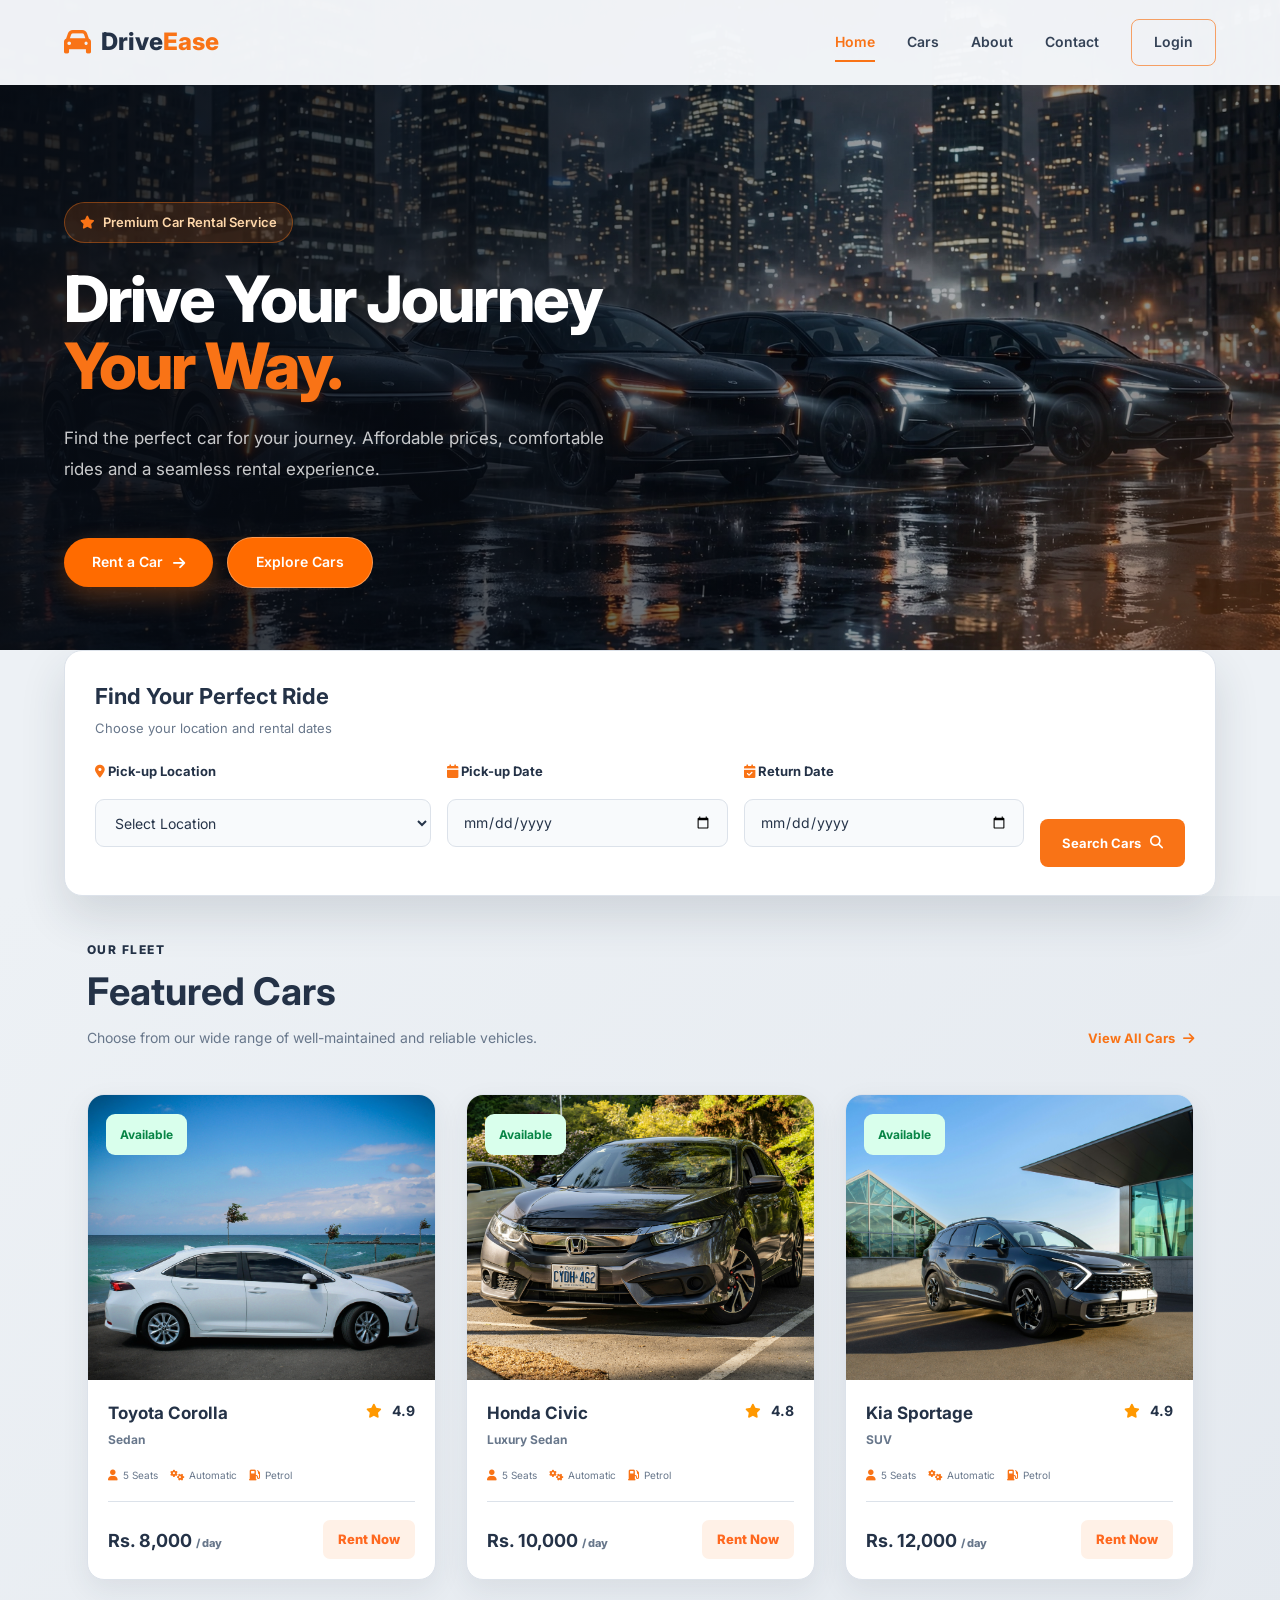
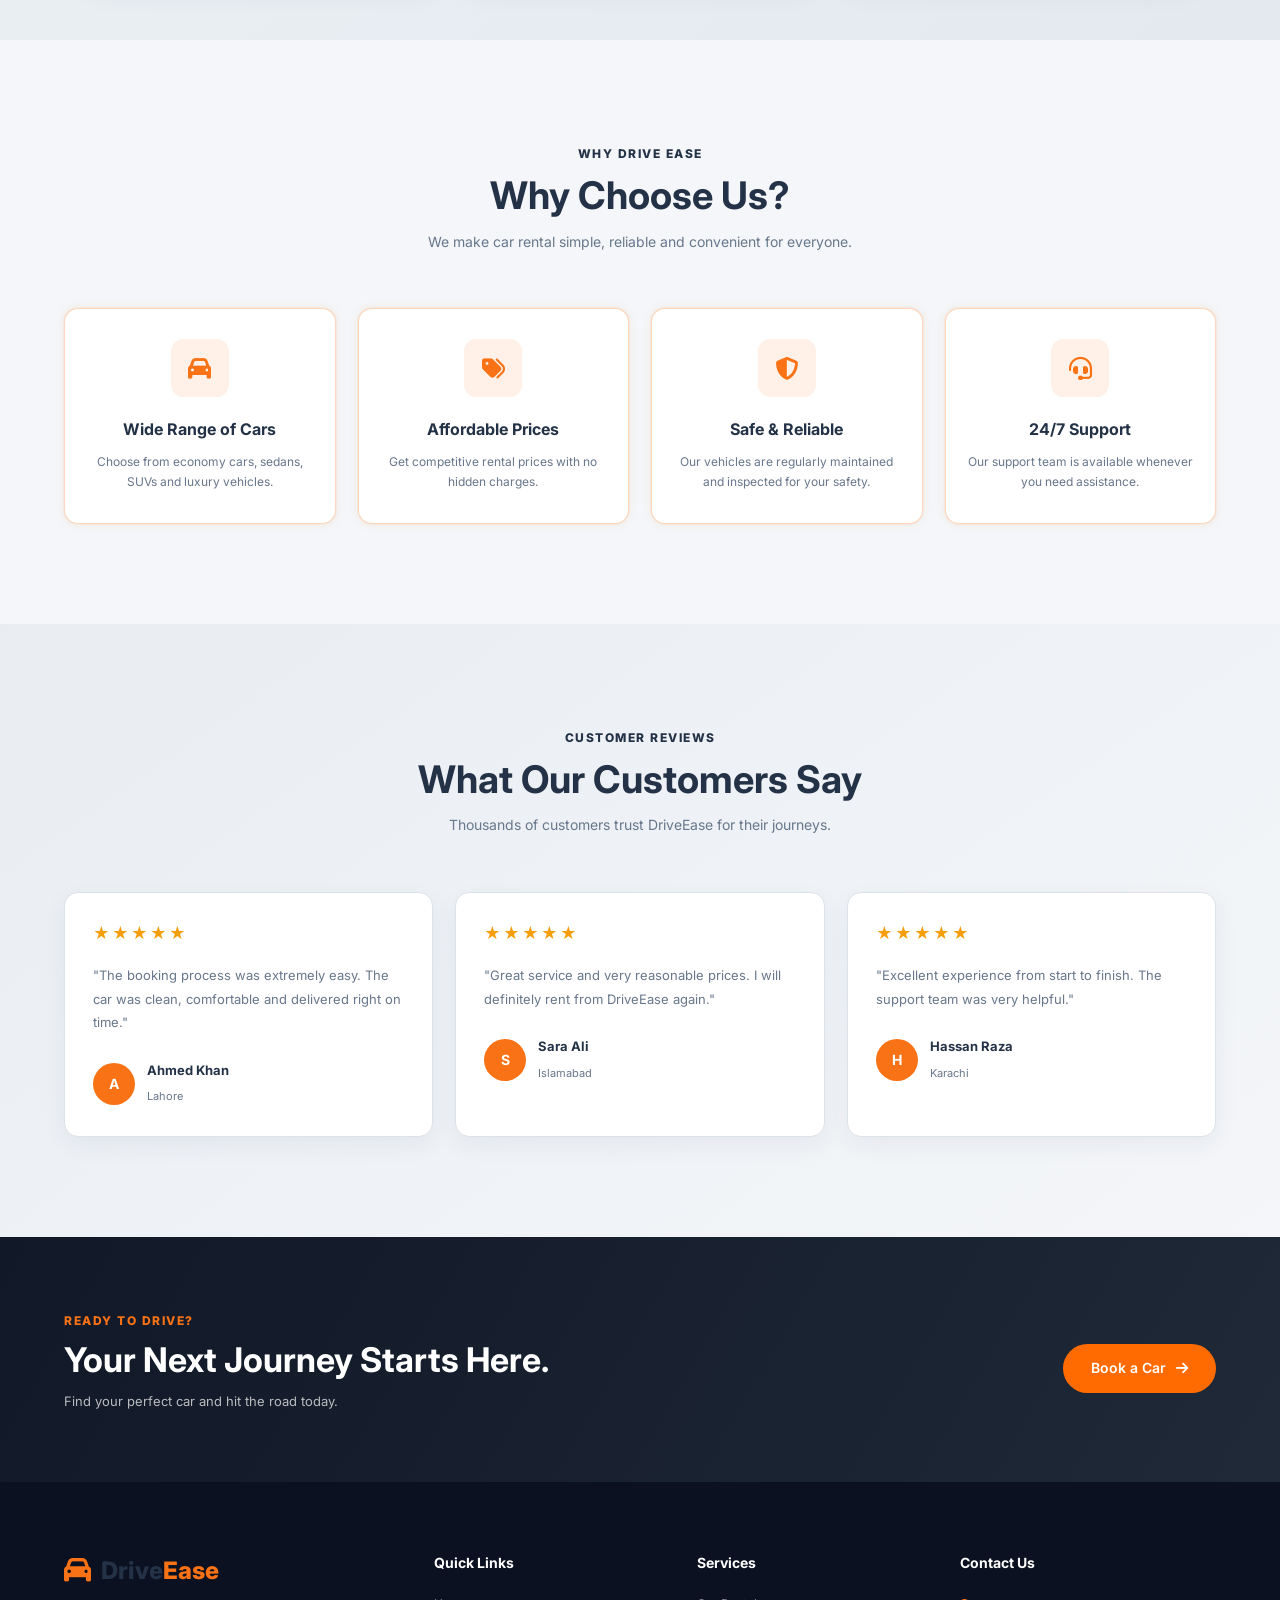
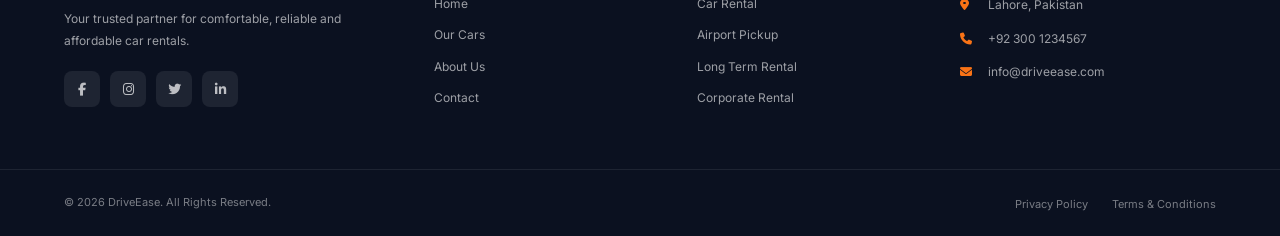
<file: index.html>
<!DOCTYPE html>
<html lang="en">
<head>
    <meta charset="UTF-8">
    <meta name="viewport" content="width=device-width, initial-scale=1.0">

    <title>DriveEase | Car Rental Management System</title>

    <!-- Google Font -->
    <link rel="preconnect" href="https://fonts.googleapis.com">
    <link rel="preconnect" href="https://fonts.gstatic.com" crossorigin>
    <link href="https://fonts.googleapis.com/css2?family=Inter:wght@400;500;600;700;800&display=swap" rel="stylesheet">

    <!-- Font Awesome -->
    <link rel="stylesheet"
          href="https://cdnjs.cloudflare.com/ajax/libs/font-awesome/6.5.2/css/all.min.css">

    <!-- CSS -->
    <link rel="stylesheet" href="css/style.css">
</head>

<body>

    <!-- ================= HEADER ================= -->
    <header class="header">

        <div class="container navbar">

            <a href="index.html" class="logo">
                <i class="fa-solid fa-car"></i>
                <span>Drive<span>Ease</span></span>
            </a>

            <nav class="nav-menu">
                <a href="index.html" class="active">Home</a>
                <a href="cars.html">Cars</a>
                <a href="about.html">About</a>
                <a href="contact.html">Contact</a>
                <a href="login.html" class="login-btn">Login</a>
            </nav>

            <button class="menu-btn">
                <i class="fa-solid fa-bars"></i>
            </button>

        </div>

    </header>


    <!-- ================= HERO / LANDING SECTION ================= -->
    <section class="hero">

        <!-- Background Image -->
        <div class="hero-background"></div>

        <!-- Dark Overlay -->
        <div class="hero-overlay"></div>


        <div class="container hero-content">

            <!-- Hero Text -->
            <div class="hero-text">

                <span class="hero-tag">
                    <i class="fa-solid fa-star"></i>
                    Premium Car Rental Service
                </span>

                <h1>
                    Drive Your Journey
                    <span>Your Way.</span>
                </h1>

                <p>
                    Find the perfect car for your journey.
                    Affordable prices, comfortable rides and
                    a seamless rental experience.
                </p>

                <div class="hero-buttons">

                    <a href="#booking" class="btn primary-btn">
                        Rent a Car
                        <i class="fa-solid fa-arrow-right"></i>
                    </a>

                    <a href="#featured-cars" class="btn secondary-btn">
                        Explore Cars
                    </a>

                </div>

            </div>


            <!-- Hero Right Side -->
            
        </div>

    </section>


    <!-- ================= BOOKING / SEARCH ================= -->
    <section class="booking-section" id="booking">
        

        <div class="container">

            <div class="booking-box">

                <div class="booking-title">
                    <h2>Find Your Perfect Ride</h2>
                    <p>Choose your location and rental dates</p>
                </div>

                <form class="booking-form">

                    <div class="form-group">

                        <label>
                            <i class="fa-solid fa-location-dot"></i>
                            Pick-up Location
                        </label>

                        <select>
                            <option>Select Location</option>
                            <option>Lahore</option>
                            <option>Islamabad</option>
                            <option>Karachi</option>
                            <option>Faisalabad</option>
                            <option>Multan</option>
                        </select>

                    </div>


                    <div class="form-group">

                        <label>
                            <i class="fa-solid fa-calendar"></i>
                            Pick-up Date
                        </label>

                        <input type="date">

                    </div>


                    <div class="form-group">

                        <label>
                            <i class="fa-solid fa-calendar-check"></i>
                            Return Date
                        </label>

                        <input type="date">

                    </div>


                    <button type="submit" class="search-btn">
                        Search Cars
                        <i class="fa-solid fa-magnifying-glass"></i>
                    </button>

                </form>

            </div>

        </div>

    </section>


    <!-- ================= FEATURED CARS ================= -->
    <section class="featured-section" id="featured-cars">
        

        <div class="container">

            <div class="section-heading">

                <div>
                    <span class="section-label">
                        OUR FLEET
                    </span>

                    <h2>Featured Cars</h2>

                    <p>
                        Choose from our wide range of well-maintained
                        and reliable vehicles.
                    </p>
                </div>

                <a href="cars.html" class="view-all">
                    View All Cars
                    <i class="fa-solid fa-arrow-right"></i>
                </a>

            </div>


            <div class="cars-grid">

                <!-- Car 1 -->
                <div class="car-card">

                    <div class="car-image">

                        <img src="img/toyota crolla.jpg"
                             alt="Toyota Corolla">

                        <span class="available">
                            Available
                        </span>

                    </div>


                    <div class="car-content">

                        <div class="car-title">

                            <div>
                                <h3>Toyota Corolla</h3>
                                <p>Sedan</p>
                            </div>

                            <div class="rating">
                                <i class="fa-solid fa-star"></i>
                                4.9
                            </div>

                        </div>


                        <div class="car-specs">

                            <span>
                                <i class="fa-solid fa-user"></i>
                                5 Seats
                            </span>

                            <span>
                                <i class="fa-solid fa-gears"></i>
                                Automatic
                            </span>

                            <span>
                                <i class="fa-solid fa-gas-pump"></i>
                                Petrol
                            </span>

                        </div>


                        <div class="car-bottom">

                            <div class="price">
                                <strong>Rs. 8,000</strong>
                                <span>/ day</span>
                            </div>

                            <a href="car-details.html" class="rent-btn">
                                Rent Now
                            </a>

                        </div>

                    </div>

                </div>


                <!-- Car 2 -->
                <div class="car-card">

                    <div class="car-image">

                        <img src="img/honda civic.jpg"
                             alt="Honda Civic">

                        <span class="available">
                            Available
                        </span>

                    </div>


                    <div class="car-content">

                        <div class="car-title">

                            <div>
                                <h3>Honda Civic</h3>
                                <p>Luxury Sedan</p>
                            </div>

                            <div class="rating">
                                <i class="fa-solid fa-star"></i>
                                4.8
                            </div>

                        </div>


                        <div class="car-specs">

                            <span>
                                <i class="fa-solid fa-user"></i>
                                5 Seats
                            </span>

                            <span>
                                <i class="fa-solid fa-gears"></i>
                                Automatic
                            </span>

                            <span>
                                <i class="fa-solid fa-gas-pump"></i>
                                Petrol
                            </span>

                        </div>


                        <div class="car-bottom">

                            <div class="price">
                                <strong>Rs. 10,000</strong>
                                <span>/ day</span>
                            </div>

                            <a href="car-details.html" class="rent-btn">
                                Rent Now
                            </a>

                        </div>

                    </div>

                </div>


                <!-- Car 3 -->
                <div class="car-card">

                    <div class="car-image">

                        <img src="img/kia sportage.jpg"
                             alt="Kia Sportage">

                        <span class="available">
                            Available
                        </span>

                    </div>


                    <div class="car-content">

                        <div class="car-title">

                            <div>
                                <h3>Kia Sportage</h3>
                                <p>SUV</p>
                            </div>

                            <div class="rating">
                                <i class="fa-solid fa-star"></i>
                                4.9
                            </div>

                        </div>


                        <div class="car-specs">

                            <span>
                                <i class="fa-solid fa-user"></i>
                                5 Seats
                            </span>

                            <span>
                                <i class="fa-solid fa-gears"></i>
                                Automatic
                            </span>

                            <span>
                                <i class="fa-solid fa-gas-pump"></i>
                                Petrol
                            </span>

                        </div>


                        <div class="car-bottom">

                            <div class="price">
                                <strong>Rs. 12,000</strong>
                                <span>/ day</span>
                            </div>

                            <a href="car-details.html" class="rent-btn">
                                Rent Now
                            </a>

                        </div>

                    </div>

                </div>

            </div>

        </div>

    </section>


    <!-- ================= WHY CHOOSE US ================= -->
    <section class="why-us">

        <div class="container">

            <div class="section-heading centered">

                <span class="section-label">
                    WHY DRIVE EASE
                </span>

                <h2>Why Choose Us?</h2>

                <p>
                    We make car rental simple, reliable and
                    convenient for everyone.
                </p>

            </div>


            <div class="features-grid">

                <div class="feature-card">

                    <div class="feature-icon">
                        <i class="fa-solid fa-car"></i>
                    </div>

                    <h3>Wide Range of Cars</h3>

                    <p>
                        Choose from economy cars, sedans,
                        SUVs and luxury vehicles.
                    </p>

                </div>


                <div class="feature-card">

                    <div class="feature-icon">
                        <i class="fa-solid fa-tags"></i>
                    </div>

                    <h3>Affordable Prices</h3>

                    <p>
                        Get competitive rental prices with
                        no hidden charges.
                    </p>

                </div>


                <div class="feature-card">

                    <div class="feature-icon">
                        <i class="fa-solid fa-shield-halved"></i>
                    </div>

                    <h3>Safe & Reliable</h3>

                    <p>
                        Our vehicles are regularly maintained
                        and inspected for your safety.
                    </p>

                </div>


                <div class="feature-card">

                    <div class="feature-icon">
                        <i class="fa-solid fa-headset"></i>
                    </div>

                    <h3>24/7 Support</h3>

                    <p>
                        Our support team is available whenever
                        you need assistance.
                    </p>

                </div>

            </div>

        </div>

    </section>


   
    <!-- ================= REVIEWS ================= -->
    <section class="reviews-section">

        <div class="container">

            <div class="section-heading centered">

                <span class="section-label">
                    CUSTOMER REVIEWS
                </span>

                <h2>What Our Customers Say</h2>

                <p>
                    Thousands of customers trust DriveEase
                    for their journeys.
                </p>

            </div>


            <div class="reviews-grid">

                <!-- Review 1 -->
                <div class="review-card">

                    <div class="stars">
                        ★★★★★
                    </div>

                    <p>
                        "The booking process was extremely easy.
                        The car was clean, comfortable and delivered
                        right on time."
                    </p>

                    <div class="customer">

                        <div class="customer-avatar">
                            A
                        </div>

                        <div>
                            <h4>Ahmed Khan</h4>
                            <span>Lahore</span>
                        </div>

                    </div>

                </div>


                <!-- Review 2 -->
                <div class="review-card">

                    <div class="stars">
                        ★★★★★
                    </div>

                    <p>
                        "Great service and very reasonable prices.
                        I will definitely rent from DriveEase again."
                    </p>

                    <div class="customer">

                        <div class="customer-avatar">
                            S
                        </div>

                        <div>
                            <h4>Sara Ali</h4>
                            <span>Islamabad</span>
                        </div>

                    </div>

                </div>


                <!-- Review 3 -->
                <div class="review-card">

                    <div class="stars">
                        ★★★★★
                    </div>

                    <p>
                        "Excellent experience from start to finish.
                        The support team was very helpful."
                    </p>

                    <div class="customer">

                        <div class="customer-avatar">
                            H
                        </div>

                        <div>
                            <h4>Hassan Raza</h4>
                            <span>Karachi</span>
                        </div>

                    </div>

                </div>

            </div>

        </div>

    </section>


    <!-- ================= CALL TO ACTION ================= -->
    <section class="cta-section">

        <div class="container">

            <div class="cta-content">

                <div>

                    <span class="section-label">
                        READY TO DRIVE?
                    </span>

                    <h2>
                        Your Next Journey Starts Here.
                    </h2>

                    <p>
                        Find your perfect car and hit the road today.
                    </p>

                </div>

                <a href="#booking" class="btn cta-btn">
                    Book a Car
                    <i class="fa-solid fa-arrow-right"></i>
                </a>

            </div>

        </div>

    </section>


    <!-- ================= FOOTER ================= -->
    <footer class="footer">

        <div class="container footer-grid">

            <!-- About -->
            <div class="footer-column">

                <a href="index.html" class="logo footer-logo">
                    <i class="fa-solid fa-car"></i>
                    <span>Drive<span>Ease</span></span>
                </a>

                <p>
                    Your trusted partner for comfortable,
                    reliable and affordable car rentals.
                </p>

                <div class="social-links">

                    <a href="#">
                        <i class="fa-brands fa-facebook-f"></i>
                    </a>

                    <a href="#">
                        <i class="fa-brands fa-instagram"></i>
                    </a>

                    <a href="#">
                        <i class="fa-brands fa-twitter"></i>
                    </a>

                    <a href="#">
                        <i class="fa-brands fa-linkedin-in"></i>
                    </a>

                </div>

            </div>


            <!-- Quick Links -->
            <div class="footer-column">

                <h3>Quick Links</h3>

                <a href="index.html">Home</a>
                <a href="cars.html">Our Cars</a>
                <a href="about.html">About Us</a>
                <a href="contact.html">Contact</a>

            </div>


            <!-- Services -->
            <div class="footer-column">

                <h3>Services</h3>

                <a href="cars.html">Car Rental</a>
                <a href="#">Airport Pickup</a>
                <a href="#">Long Term Rental</a>
                <a href="#">Corporate Rental</a>

            </div>


            <!-- Contact -->
            <div class="footer-column">

                <h3>Contact Us</h3>

                <p>
                    <i class="fa-solid fa-location-dot"></i>
                    Lahore, Pakistan
                </p>

                <p>
                    <i class="fa-solid fa-phone"></i>
                    +92 300 1234567
                </p>

                <p>
                    <i class="fa-solid fa-envelope"></i>
                    info@driveease.com
                </p>

            </div>

        </div>


        <div class="footer-bottom">

            <div class="container">

                <p>
                    © 2026 DriveEase. All Rights Reserved.
                </p>

                <div>
                    <a href="#">Privacy Policy</a>
                    <a href="#">Terms & Conditions</a>
                </div>

            </div>

        </div>

    </footer>
    
    <!------login------->
    
<!-- LOGIN POPUP -->
<div class="login-modal" id="loginModal">
    <div class="login-card">
        <button type="button" class="close-login" id="closeLogin">&times;</button>

        <div class="login-icon">
            <i class="fa-solid fa-car-side"></i>
        </div>

        <h2>Welcome to DriveEase</h2>
        <p class="login-subtitle">Login to rent your favourite car</p>

        <form id="loginForm">
            <label for="loginEmail">Email Address</label>
            <div class="login-input">
                <i class="fa-solid fa-envelope"></i>
                <input type="email" id="loginEmail"
                       placeholder="Enter your email" required>
            </div>

            <label for="loginPassword">Password</label>
            <div class="login-input">
                <i class="fa-solid fa-lock"></i>
                <input type="password" id="loginPassword"
                       placeholder="Enter your password" required>
            </div>

            <button type="submit" class="login-submit">
                Login <i class="fa-solid fa-arrow-right"></i>
            </button>

            <p id="loginMessage" class="login-message"></p>
        </form>

        <p class="login-footer">
            Don't have an account?
            <button type="button" id="showSignup">Sign Up</button>
        </p>
    </div>
</div>

<!-- SIGNUP POPUP -->
<div class="login-modal" id="signupModal">
    <div class="login-card">
        <button type="button" class="close-login" id="closeSignup">&times;</button>

        <div class="login-icon">
            <i class="fa-solid fa-user-plus"></i>
        </div>

        <h2>Create Account</h2>
        <p class="login-subtitle">Join DriveEase and start your journey</p>

        <form id="signupForm">
            <label for="signupName">Full Name</label>
            <div class="login-input">
                <i class="fa-solid fa-user"></i>
                <input type="text" id="signupName"
                       placeholder="Enter your name" required>
            </div>

            <label for="signupEmail">Email Address</label>
            <div class="login-input">
                <i class="fa-solid fa-envelope"></i>
                <input type="email" id="signupEmail"
                       placeholder="Enter your email" required>
            </div>

            <label for="signupPassword">Password</label>
            <div class="login-input">
                <i class="fa-solid fa-lock"></i>
                <input type="password" id="signupPassword"
                       placeholder="Create a password" minlength="6" required>
            </div>

            <button type="submit" class="login-submit">Create Account</button>
            <p id="signupMessage" class="login-message"></p>
        </form>

        <p class="login-footer">
            Already have an account?
            <button type="button" id="showLogin">Login</button>
        </p>
    </div>
</div>



    <!-- JavaScript -->
    <script src="js/main.js"></script>

</body>
</html>
</file>
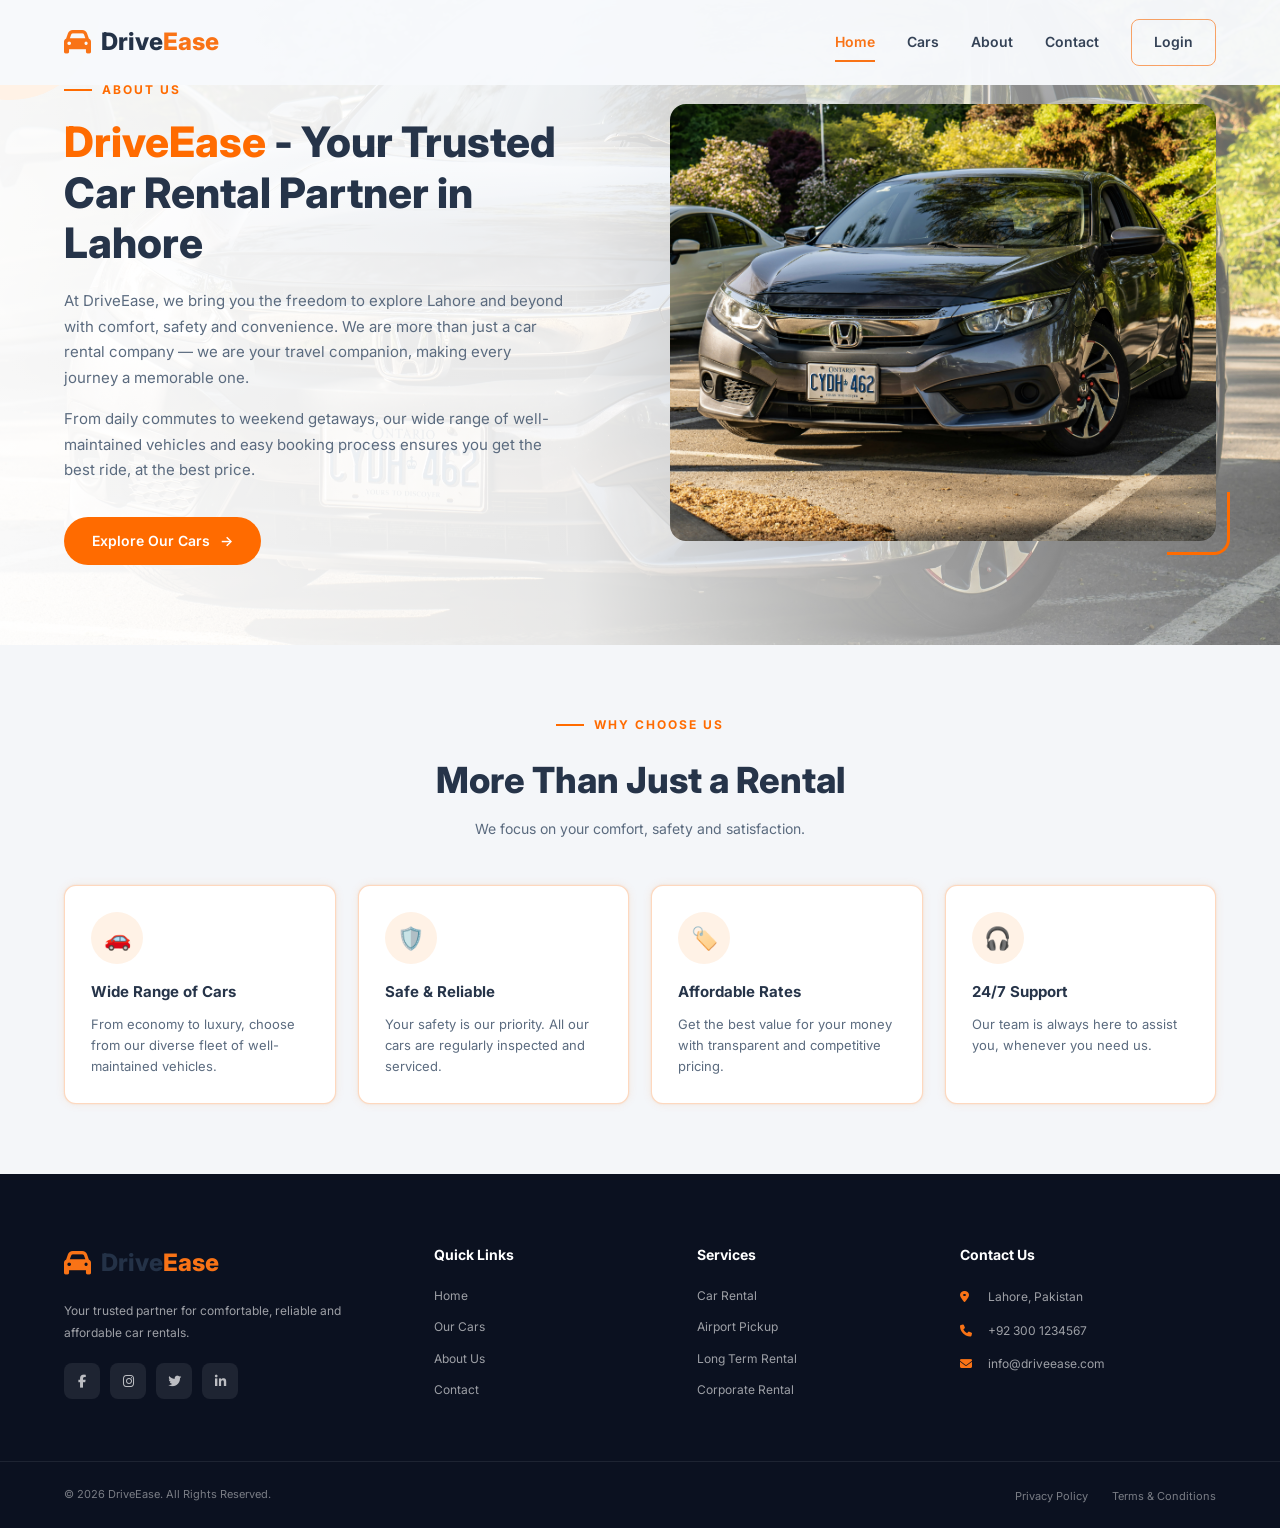
<file: about.html>
<!DOCTYPE html>
<html lang="en">
<head>
    <meta charset="UTF-8">
    <meta name="viewport" content="width=device-width, initial-scale=1.0">

    <title>DriveEase | Car Rental Management System</title>

    <!-- Google Font -->
    <link rel="preconnect" href="https://fonts.googleapis.com">
    <link rel="preconnect" href="https://fonts.gstatic.com" crossorigin>
    <link href="https://fonts.googleapis.com/css2?family=Inter:wght@400;500;600;700;800&display=swap" rel="stylesheet">

    <!-- Font Awesome -->
    <link rel="stylesheet"
          href="https://cdnjs.cloudflare.com/ajax/libs/font-awesome/6.5.2/css/all.min.css">

    <!-- CSS -->
    <link rel="stylesheet" href="css/style.css">
</head>

<body>

    <!-- ================= HEADER ================= -->
    <header class="header">

        <div class="container navbar">

            <a href="index.html" class="logo">
                <i class="fa-solid fa-car"></i>
                <span>Drive<span>Ease</span></span>
            </a>

            <nav class="nav-menu">
                <a href="index.html" class="active">Home</a>
                <a href="cars.html">Cars</a>
                <a href="about.html">About</a>
                <a href="contact.html">Contact</a>
                <a href="login.html" class="login-btn">Login</a>
            </nav>

            <button class="menu-btn">
                <i class="fa-solid fa-bars"></i>
            </button>

        </div>

    </header>

<!-- ABOUT US -->
<section class="about-section">
    <!-- Background Image -->
        <div class="section-background"></div>
        
  <div class="about-content">
    <div class="small-title">ABOUT US</div>
    <h1 class="main-heading"><span>DriveEase</span> - Your Trusted <br>Car Rental Partner in Lahore</h1>
    <p class="para">At DriveEase, we bring you the freedom to explore Lahore and beyond with comfort, safety and convenience. We are more than just a car rental company — we are your travel companion, making every journey a memorable one.</p>
    <p class="para">From daily commutes to weekend getaways, our wide range of well-maintained vehicles and easy booking process ensures you get the best ride, at the best price.</p>
    <a href="#" class="btn">Explore Our Cars <span>→</span></a>
  </div>
  <div class="about-image">
    <img src="img/honda civic.jpg" alt="Cars in Lahore">
  </div>
</section>

<!-- WHY CHOOSE US -->
<section class="why-section">
  <div class="small-title">WHY CHOOSE US</div>
  <h2 class="why-heading">More Than Just a Rental</h2>
  <p class="why-sub">We focus on your comfort, safety and satisfaction.</p>
  <div class="cards">
    <div class="card">
      <div class="icon-box">🚗</div>
      <h3>Wide Range of Cars</h3>
      <p>From economy to luxury, choose from our diverse fleet of well-maintained vehicles.</p>
    </div>
    <div class="card">
      <div class="icon-box">🛡️</div>
      <h3>Safe & Reliable</h3>
      <p>Your safety is our priority. All our cars are regularly inspected and serviced.</p>
    </div>
    <div class="card">
      <div class="icon-box">🏷️</div>
      <h3>Affordable Rates</h3>
      <p>Get the best value for your money with transparent and competitive pricing.</p>
    </div>
    <div class="card">
      <div class="icon-box">🎧</div>
      <h3>24/7 Support</h3>
      <p>Our team is always here to assist you, whenever you need us.</p>
    </div>
  </div>
</section>

<!-- ================= FOOTER ================= -->
    <footer class="footer">

        <div class="container footer-grid">

            <!-- About -->
            <div class="footer-column">

                <a href="index.html" class="logo footer-logo">
                    <i class="fa-solid fa-car"></i>
                    <span>Drive<span>Ease</span></span>
                </a>

                <p>
                    Your trusted partner for comfortable,
                    reliable and affordable car rentals.
                </p>

                <div class="social-links">

                    <a href="#">
                        <i class="fa-brands fa-facebook-f"></i>
                    </a>

                    <a href="#">
                        <i class="fa-brands fa-instagram"></i>
                    </a>

                    <a href="#">
                        <i class="fa-brands fa-twitter"></i>
                    </a>

                    <a href="#">
                        <i class="fa-brands fa-linkedin-in"></i>
                    </a>

                </div>

            </div>


            <!-- Quick Links -->
            <div class="footer-column">

                <h3>Quick Links</h3>

                <a href="index.html">Home</a>
                <a href="cars.html">Our Cars</a>
                <a href="about.html">About Us</a>
                <a href="contact.html">Contact</a>

            </div>


            <!-- Services -->
            <div class="footer-column">

                <h3>Services</h3>

                <a href="cars.html">Car Rental</a>
                <a href="#">Airport Pickup</a>
                <a href="#">Long Term Rental</a>
                <a href="#">Corporate Rental</a>

            </div>


            <!-- Contact -->
            <div class="footer-column">

                <h3>Contact Us</h3>

                <p>
                    <i class="fa-solid fa-location-dot"></i>
                    Lahore, Pakistan
                </p>

                <p>
                    <i class="fa-solid fa-phone"></i>
                    +92 300 1234567
                </p>

                <p>
                    <i class="fa-solid fa-envelope"></i>
                    info@driveease.com
                </p>

            </div>

        </div>


        <div class="footer-bottom">

            <div class="container">

                <p>
                    © 2026 DriveEase. All Rights Reserved.
                </p>

                <div>
                    <a href="#">Privacy Policy</a>
                    <a href="#">Terms & Conditions</a>
                </div>

            </div>

        </div>

    </footer>


    <!-- JavaScript -->
    <script src="js/main.js"></script>
</body>
</html>
</file>
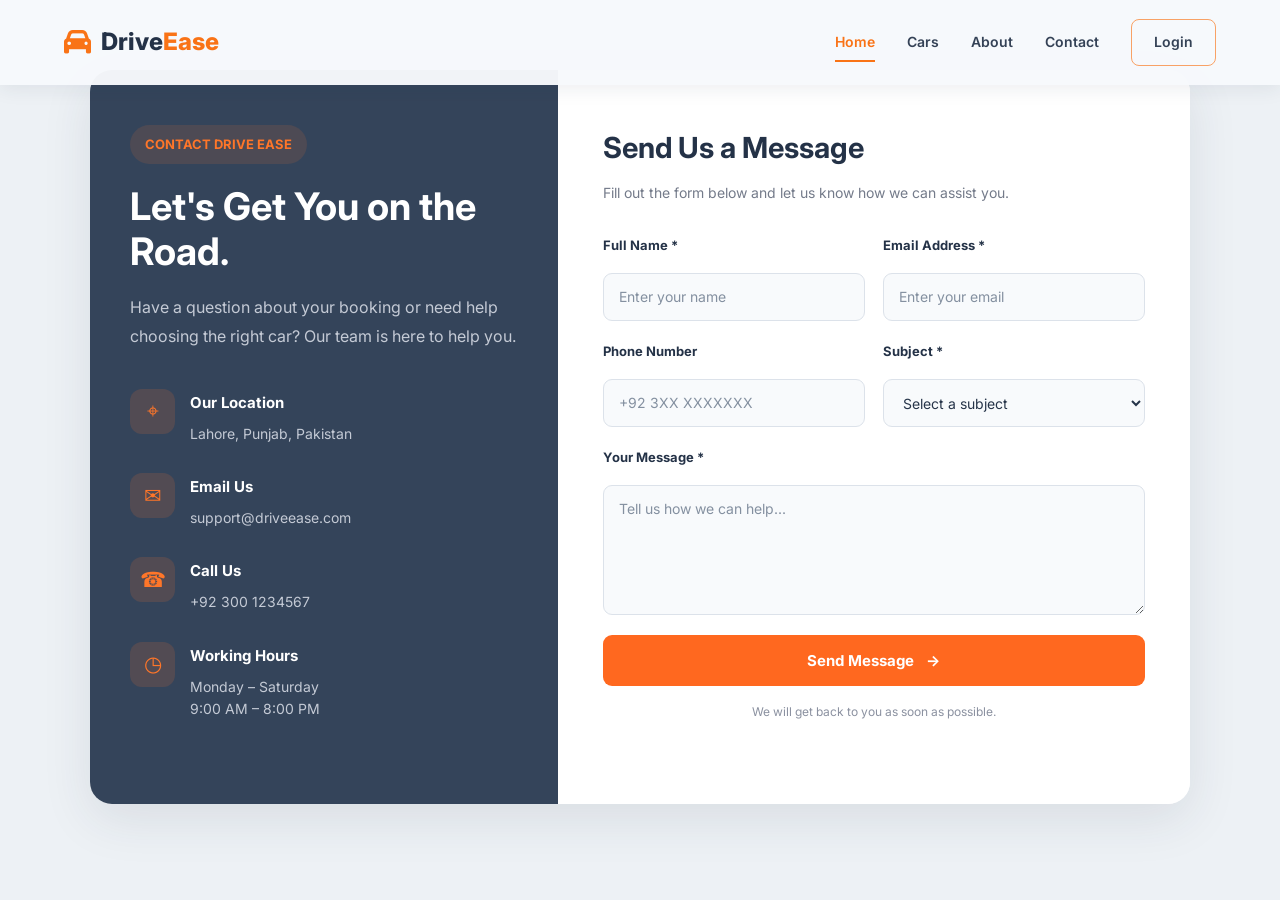
<file: contact.html>
<!DOCTYPE html>
<html lang="en">
<head>
    <meta charset="UTF-8">
    <meta name="viewport" content="width=device-width, initial-scale=1.0">

    <title>DriveEase | Car Rental Management System</title>

    <!-- Google Font -->
    <link rel="preconnect" href="https://fonts.googleapis.com">
    <link rel="preconnect" href="https://fonts.gstatic.com" crossorigin>
    <link href="https://fonts.googleapis.com/css2?family=Inter:wght@400;500;600;700;800&display=swap" rel="stylesheet">

    <!-- Font Awesome -->
    <link rel="stylesheet"
          href="https://cdnjs.cloudflare.com/ajax/libs/font-awesome/6.5.2/css/all.min.css">

    <!-- CSS -->
    <link rel="stylesheet" href="css/style.css">
</head>

<body>

    <!-- ================= HEADER ================= -->
    <header class="header">

        <div class="container navbar">

            <a href="index.html" class="logo">
                <i class="fa-solid fa-car"></i>
                <span>Drive<span>Ease</span></span>
            </a>

            <nav class="nav-menu">
                <a href="index.html" class="active">Home</a>
                <a href="cars.html">Cars</a>
                <a href="about.html">About</a>
                <a href="contact.html">Contact</a>
                <a href="login.html" class="login-btn">Login</a>
            </nav>

            <button class="menu-btn">
                <i class="fa-solid fa-bars"></i>
            </button>

        </div>

    </header>

    <section class="contact-section">
        <div class="contact-container">

            <div class="contact-info">
                <span class="contact-tag">CONTACT DRIVE EASE</span>

                <h1>Let's Get You on the Road.</h1>

                <p>
                    Have a question about your booking or need help choosing
                    the right car? Our team is here to help you.
                </p>

                <div class="info-item">
                    <div class="info-icon">⌖</div>
                    <div>
                        <h3>Our Location</h3>
                        <p>Lahore, Punjab, Pakistan</p>
                    </div>
                </div>

                <div class="info-item">
                    <div class="info-icon">✉</div>
                    <div>
                        <h3>Email Us</h3>
                        <p>support@driveease.com</p>
                    </div>
                </div>

                <div class="info-item">
                    <div class="info-icon">☎</div>
                    <div>
                        <h3>Call Us</h3>
                        <p>+92 300 1234567</p>
                    </div>
                </div>

                <div class="info-item">
                    <div class="info-icon">◷</div>
                    <div>
                        <h3>Working Hours</h3>
                        <p>Monday – Saturday<br>9:00 AM – 8:00 PM</p>
                    </div>
                </div>
            </div>

            <div class="contact-form-area">
                <h2>Send Us a Message</h2>

                <p class="form-description">
                    Fill out the form below and let us know how we can assist you.
                </p>

                <form id="contactForm">
                    <div class="form-row">
                        <div class="form-group">
                            <label for="fullName">Full Name *</label>
                            <input type="text" id="fullName"
                                   placeholder="Enter your name" required>
                        </div>

                        <div class="form-group">
                            <label for="email">Email Address *</label>
                            <input type="email" id="email"
                                   placeholder="Enter your email" required>
                        </div>
                    </div>

                    <div class="form-row">
                        <div class="form-group">
                            <label for="phone">Phone Number</label>
                            <input type="tel" id="phone"
                                   placeholder="+92 3XX XXXXXXX">
                        </div>

                        <div class="form-group">
                            <label for="subject">Subject *</label>
                            <select id="subject" required>
                                <option value="">Select a subject</option>
                                <option>Car Booking</option>
                                <option>Rental Pricing</option>
                                <option>Booking Cancellation</option>
                                <option>General Inquiry</option>
                                <option>Other</option>
                            </select>
                        </div>
                    </div>

                    <div class="form-group">
                        <label for="message">Your Message *</label>
                        <textarea id="message"
                                  placeholder="Tell us how we can help..."
                                  required></textarea>
                    </div>

                    <button type="submit" class="submit-btn">
                        Send Message &nbsp; →
                    </button>

                    <p class="form-note" id="formStatus">
                        We will get back to you as soon as possible.
                    </p>
                </form>
            </div>

        </div>
    </section>

    <script>
        document.getElementById("contactForm").addEventListener("submit", function(event) {
            event.preventDefault();

            document.getElementById("formStatus").textContent =
                "Your form is ready, but sending messages requires a backend or email service.";
        });
    </script>

</body>
</html>
</file>
<file: css/style.css>
/* =========================================================
   DRIVE EASE - CAR RENTAL WEBSITE
   COMPLETE STYLE SHEET
   ========================================================= */


/* =========================
   GOOGLE FONT
   ========================= */

* {
    margin: 0;
    padding: 0;
    box-sizing: border-box;
}

html {
    scroll-behavior: smooth;
}

body {
    font-family: "Inter", sans-serif;
    color: #1f2937;
    background: #ffffff;
    line-height: 1.6;
}

a {
    text-decoration: none;
    color: inherit;
}

button,
input,
select {
    font-family: inherit;
}

img {
    max-width: 100%;
    display: block;
}


/* =========================
   VARIABLES
   ========================= */

:root {
    --primary: #f97316;
    --primary-dark: #ea580c;
    --primary-light: #fff7ed;

    --dark: #111827;
    --dark-2: #1f2937;

    --text: #374151;
    --text-light: #6b7280;

    --white: #ffffff;
    --light: #f9fafb;
    --light-2: #f3f4f6;

    --border: #e5e7eb;

    --success: #16a34a;

    --shadow-sm: 0 4px 15px rgba(0, 0, 0, 0.06);
    --shadow: 0 10px 30px rgba(0, 0, 0, 0.08);
    --shadow-lg: 0 20px 50px rgba(0, 0, 0, 0.12);

    --radius: 14px;
}


/* =========================
   CONTAINER
   ========================= */

.container {
    width: 90%;
    max-width: 1200px;
    margin: 0 auto;
}


/* =========================
   HEADER
   ========================= */

.header {
    position: absolute;
    top: 0;
    left: 0;
    width: 100%;
    z-index: 100;
    background: transparent;
}

.navbar {
    height: 85px;

    display: flex;
    align-items: center;
    justify-content: space-between;
}


/* Logo */

.logo {
    display: flex;
    align-items: center;
    gap: 10px;

    font-size: 24px;
    font-weight: 800;
    color: var(--white);
}

.logo i {
    color: var(--primary);
    font-size: 27px;
}

.logo span span {
    color: var(--primary);
}


/* Navigation */

.nav-menu {
    display: flex;
    align-items: center;
    gap: 32px;
}

.nav-menu a {
    position: relative;

    color: rgba(255, 255, 255, 0.85);

    font-size: 14px;
    font-weight: 600;

    transition: 0.3s ease;
}

.nav-menu a:hover,
.nav-menu a.active {
    color: var(--white);
}

.nav-menu a.active::after {
    content: "";

    position: absolute;

    left: 0;
    bottom: -8px;

    width: 100%;
    height: 2px;

    background: var(--primary);
}


/* Login Button */

.login-btn {
    padding: 11px 22px;

    border: 1px solid rgba(255, 255, 255, 0.4);

    border-radius: 8px;

    transition: 0.3s ease;
}

.login-btn:hover {
    background: var(--primary);
    border-color: var(--primary);
}


/* Mobile Menu Button */

.menu-btn {
    display: none;

    width: 42px;
    height: 42px;

    border: none;
    border-radius: 8px;

    background: rgba(255, 255, 255, 0.1);

    color: var(--white);

    font-size: 20px;

    cursor: pointer;
}


/* =========================================================
   HERO / LANDING SECTION
   ========================================================= */

.hero {
    position: relative;

    min-height: 720px;

    display: flex;
    align-items: center;

    overflow: hidden;

    color: var(--white);

    background: #111827;
}


/* =========================
   HERO BACKGROUND IMAGE
   ========================= */

.hero-background {
    position: absolute;

    inset: 0;

    width: 100%;
    height: 100%;

    background-image: url("../img/back.jpg");

    background-size: cover;
    background-position: center center;
    background-repeat: no-repeat;

    transform: scale(1.03);

    z-index: 1;
}

/*--section background---*/



/* Dark overlay */

.hero-overlay {
    position: absolute;

    inset: 0;

    background:
        linear-gradient(
            90deg,
            rgba(7, 12, 20, 0.90) 0%,
            rgba(7, 12, 20, 0.70) 40%,
            rgba(7, 12, 20, 0.35) 75%,
            rgba(7, 12, 20, 0.55) 100%
        );

    z-index: 2;
}


/* Additional orange glow */

.hero::after {
    content: "";

    position: absolute;

    width: 500px;
    height: 500px;

    right: -180px;
    bottom: -250px;

    background: rgba(249, 115, 22, 0.25);

    border-radius: 50%;

    filter: blur(100px);

    z-index: 3;
}


/* Hero content */

.hero-content {
    position: relative;

    z-index: 10;

    min-height: 720px;

    display: grid;

    grid-template-columns: 1fr 1fr;

    align-items: center;

    gap: 60px;

    padding-top: 70px;
}


/* =========================
   HERO TEXT
   ========================= */

.hero-text {
    max-width: 600px;

    position: relative;
    z-index: 10;
}


/* Hero tag */

.hero-tag {
    display: inline-flex;

    align-items: center;

    gap: 8px;

    padding: 9px 15px;

    margin-bottom: 22px;

    border-radius: 50px;

    background: rgba(249, 115, 22, 0.15);

    border: 1px solid rgba(249, 115, 22, 0.4);

    color: #fed7aa;

    font-size: 13px;

    font-weight: 600;
}

.hero-tag i {
    color: var(--primary);
}


/* Hero heading */

.hero-text h1 {
    font-size: clamp(44px, 5vw, 70px);

    line-height: 1.05;

    font-weight: 800;

    letter-spacing: -2px;

    margin-bottom: 24px;
}

.hero-text h1 span {
    display: block;

    color: var(--primary);
}


/* Hero paragraph */

.hero-text > p {
    max-width: 540px;

    color: rgba(255, 255, 255, 0.78);

    font-size: 17px;

    line-height: 1.8;

    margin-bottom: 35px;
}


/* =========================
   HERO BUTTONS
   ========================= */

.hero-buttons {
    display: flex;

    align-items: center;

    gap: 14px;

    flex-wrap: wrap;
}

.btn {
    display: inline-flex;

    align-items: center;
    justify-content: center;

    gap: 10px;

    padding: 14px 25px;

    border-radius: 9px;

    font-size: 14px;

    font-weight: 700;

    transition: all 0.3s ease;
}


/* Primary button */

.primary-btn {
    background: var(--primary);

    color: var(--white);

    box-shadow: 0 10px 25px rgba(249, 115, 22, 0.3);
}

.primary-btn:hover {
    background: var(--primary-dark);

    transform: translateY(-2px);

    box-shadow: 0 15px 30px rgba(249, 115, 22, 0.4);
}


/* Secondary button */

.secondary-btn {
    background: rgba(255, 255, 255, 0.08);

    border: 1px solid rgba(255, 255, 255, 0.3);

    color: var(--white);

    backdrop-filter: blur(5px);
}

.secondary-btn:hover {
    background: rgba(255, 255, 255, 0.15);

    transform: translateY(-2px);
}


/* =========================
   HERO RIGHT SIDE
   ========================= */

.hero-image {
    position: relative;

    height: 500px;

    display: flex;

    align-items: center;

    justify-content: center;

    z-index: 5;
}


/* Card */

.hero-car-card {
    position: relative;

    width: 100%;
    height: 460px;

    border-radius: 24px;

    overflow: hidden;

    background: rgba(255, 255, 255, 0.04);

    border: 1px solid rgba(255, 255, 255, 0.12);

    box-shadow:
        0 30px 80px rgba(0, 0, 0, 0.35),
        inset 0 0 60px rgba(255, 255, 255, 0.03);

    backdrop-filter: blur(3px);
}


/* Decorative orange glow */

.hero-car-card::before {
    content: "";

    position: absolute;

    width: 350px;
    height: 350px;

    left: 50%;
    top: 50%;

    transform: translate(-50%, -50%);

    background: rgba(249, 115, 22, 0.20);

    border-radius: 50%;

    filter: blur(70px);

    z-index: 2;
}


/* Bottom shadow */

.hero-car-card::after {
    content: "";

    position: absolute;

    left: 10%;
    right: 10%;
    bottom: 45px;

    height: 50px;

    background: rgba(0, 0, 0, 0.45);

    border-radius: 50%;

    filter: blur(25px);

    z-index: 2;
}


/* =========================
   FLOATING INFO CARD
   ========================= */

.car-floating-info {
    position: absolute;

    left: 25px;
    bottom: 25px;

    z-index: 10;

    display: flex;

    align-items: center;

    gap: 12px;

    padding: 13px 18px;

    min-width: 230px;

    background: rgba(255, 255, 255, 0.96);

    color: var(--dark);

    border-radius: 12px;

    box-shadow: 0 15px 40px rgba(0, 0, 0, 0.25);

    backdrop-filter: blur(10px);
}


/* Floating icon */

.car-icon {
    width: 42px;
    height: 42px;

    display: flex;

    align-items: center;
    justify-content: center;

    flex-shrink: 0;

    border-radius: 10px;

    background: var(--primary);

    color: var(--white);

    font-size: 18px;
}

.car-floating-info strong {
    display: block;

    font-size: 14px;

    margin-bottom: 2px;
}

.car-floating-info p {
    color: var(--text-light);

    font-size: 11px;
}


/* =========================================================
   BOOKING SECTION
   ========================================================= */

.booking-section {
    position: relative;

    margin-top: -70px;

    z-index: 20;
}

.booking-box {
    background: var(--white);

    border-radius: 18px;

    padding: 28px 30px;

    box-shadow: var(--shadow-lg);

    border: 1px solid var(--border);
}


/* Booking title */

.booking-title {
    margin-bottom: 22px;
}

.booking-title h2 {
    color: var(--dark);

    font-size: 22px;

    margin-bottom: 4px;
}

.booking-title p {
    color: var(--text-light);

    font-size: 13px;
}


/* Booking form */

.booking-form {
    display: grid;

    grid-template-columns: 1.2fr 1fr 1fr auto;

    gap: 16px;

    align-items: end;
}


/* Form group */

.form-group {
    display: flex;

    flex-direction: column;

    gap: 8px;
}

.form-group label {
    display: flex;

    align-items: center;

    gap: 7px;

    color: var(--dark);

    font-size: 12px;

    font-weight: 700;
}

.form-group label i {
    color: var(--primary);
}


/* Inputs */

.form-group select,
.form-group input {
    width: 100%;

    height: 48px;

    padding: 0 14px;

    border: 1px solid var(--border);

    border-radius: 8px;

    background: var(--light);

    color: var(--text);

    outline: none;

    font-size: 13px;

    transition: 0.3s ease;
}

.form-group select:focus,
.form-group input:focus {
    border-color: var(--primary);

    background: var(--white);

    box-shadow: 0 0 0 3px rgba(249, 115, 22, 0.1);
}


/* Search button */

.search-btn {
    height: 48px;

    padding: 0 22px;

    display: flex;

    align-items: center;
    justify-content: center;

    gap: 9px;

    border: none;

    border-radius: 8px;

    background: var(--primary);

    color: var(--white);

    font-size: 13px;

    font-weight: 700;

    cursor: pointer;

    transition: 0.3s ease;
}

.search-btn:hover {
    background: var(--primary-dark);

    transform: translateY(-2px);
}


/* =========================================================
   GENERAL SECTION
   ========================================================= */

.featured-section,
.why-us,
.how-it-works,
.reviews-section {
    padding: 100px 0;
}

.section-heading {
    display: flex;

    align-items: flex-end;
    justify-content: space-between;

    gap: 30px;

    margin-bottom: 45px;
}

.section-heading.centered {
    display: block;

    text-align: center;

    max-width: 650px;

    margin-left: auto;
    margin-right: auto;

    margin-bottom: 55px;
}


.section-label {
    display: inline-block;

    margin-bottom: 10px;

    color: var(--primary);

    font-size: 12px;

    font-weight: 800;

    letter-spacing: 1.5px;
}

.section-heading h2 {
    color: var(--dark);

    font-size: 38px;

    line-height: 1.2;

    margin-bottom: 12px;
}

.section-heading p {
    color: var(--text-light);

    font-size: 14px;

    max-width: 550px;
}

.section-heading.centered p {
    margin: 0 auto;
}


/* View all */

.view-all {
    display: inline-flex;

    align-items: center;

    gap: 8px;

    color: var(--primary);

    font-size: 13px;

    font-weight: 700;

    white-space: nowrap;
}

.view-all:hover {
    color: var(--primary-dark);
}


/* =========================================================
   FEATURED CARS
   ========================================================= */

.featured-section {
    background: var(--white);
}

.cars-grid {
    display: grid;

    grid-template-columns: repeat(3, 1fr);

    gap: 25px;
}


/* Car card */

.car-card {
    background: linear-gradient(145deg, #ffffff, #fff7ed);

    border: 1px solid var(--border);

    border-radius: var(--radius);

    overflow: hidden;

    box-shadow: var(--shadow-sm);

    transition: all 0.3s ease;
}

.car-card:hover {
    transform: translateY(-7px);

    box-shadow: var(--shadow-lg);
}


/* Car image */

.car-image {
    position: relative;

    height: 230px;

    background: var(--light-2);

    overflow: hidden;
}

.car-image img {
    width: 100%;
    height: 100%;

    object-fit: cover;

    transition: transform 0.5s ease;
}

.car-card:hover .car-image img {
    transform: scale(1.06);
}


/* Available badge */

.available {
    position: absolute;

    top: 15px;
    left: 15px;

    padding: 6px 10px;

    background: #dcfce7;

    color: var(--success);

    border-radius: 6px;

    font-size: 10px;

    font-weight: 700;
}


/* Car content */

.car-content {
    padding: 20px;
}


/* Car title */

.car-title {
    display: flex;

    align-items: flex-start;

    justify-content: space-between;

    gap: 15px;

    margin-bottom: 18px;
}

.car-title h3 {
    color: var(--dark);

    font-size: 17px;

    margin-bottom: 3px;
}

.car-title p {
    color: var(--text-light);

    font-size: 12px;
}


/* Rating */

.rating {
    display: flex;

    align-items: center;

    gap: 5px;

    color: var(--dark);

    font-size: 12px;

    font-weight: 700;
}

.rating i {
    color: #f59e0b;
}


/* Specs */

.car-specs {
    display: flex;

    align-items: center;

    gap: 12px;

    padding-bottom: 18px;

    border-bottom: 1px solid var(--border);
}

.car-specs span {
    display: flex;

    align-items: center;

    gap: 5px;

    color: var(--text-light);

    font-size: 10px;
}

.car-specs i {
    color: var(--primary);

    font-size: 11px;
}


/* Bottom */

.car-bottom {
    display: flex;

    align-items: center;

    justify-content: space-between;

    gap: 10px;

    padding-top: 18px;
}

.price strong {
    color: var(--dark);

    font-size: 18px;
}

.price span {
    color: var(--text-light);

    font-size: 11px;
}


/* Rent button */

.rent-btn {
    padding: 9px 15px;

    border-radius: 7px;

    background: var(--primary-light);

    color: var(--primary);

    font-size: 11px;

    font-weight: 700;

    transition: 0.3s ease;
}

.rent-btn:hover {
    background: var(--primary);

    color: var(--white);
}


/* =========================================================
   WHY CHOOSE US
   ========================================================= */

.why-us {
    background: var(--light);
}

.features-grid {
    display: grid;

    grid-template-columns: repeat(4, 1fr);

    gap: 22px;
}

.feature-card {
    padding: 30px 22px;

    background: linear-gradient(145deg, #ffffff, #fff1e6);

    border: 1px solid var(--border);

    border-radius: var(--radius);

    text-align: center;

    transition: 0.3s ease;
}

.feature-card:hover {
    transform: translateY(-5px);

    box-shadow: var(--shadow);
}

.feature-icon {
    width: 58px;
    height: 58px;

    display: flex;

    align-items: center;
    justify-content: center;

    margin: 0 auto 20px;

    border-radius: 12px;

    background: var(--primary-light);

    color: var(--primary);

    font-size: 23px;
}

.feature-card h3 {
    color: var(--dark);

    font-size: 16px;

    margin-bottom: 9px;
}

.feature-card p {
    color: var(--text-light);

    font-size: 12px;

    line-height: 1.7;
}


/* =========================================================
   HOW IT WORKS
   ========================================================= */

.how-it-works {
    background: var(--white);
}

.steps {
    display: grid;

    grid-template-columns: repeat(3, 1fr);

    gap: 50px;

    position: relative;
}

.step {
    position: relative;

    text-align: center;

    padding: 10px;
}


/* Step number */

.step-number {
    position: absolute;

    top: -5px;
    right: 20px;

    color: rgba(249, 115, 22, 0.08);

    font-size: 55px;

    font-weight: 800;

    line-height: 1;
}


/* Step icon */

.step-icon {
    position: relative;

    width: 70px;
    height: 70px;

    display: flex;

    align-items: center;
    justify-content: center;

    margin: 0 auto 22px;

    border-radius: 50%;

    background: var(--primary);

    color: var(--white);

    font-size: 25px;

    box-shadow: 0 12px 25px rgba(249, 115, 22, 0.25);
}

.step h3 {
    color: var(--dark);

    font-size: 17px;

    margin-bottom: 8px;
}

.step p {
    max-width: 280px;

    margin: 0 auto;

    color: var(--text-light);

    font-size: 12px;
}


/* =========================================================
   REVIEWS
   ========================================================= */

.reviews-section {
    background: linear-gradient(145deg, #ffffff, #f3f4ff);
}

.reviews-grid {
    display: grid;

    grid-template-columns: repeat(3, 1fr);

    gap: 22px;
}

.review-card {
    padding: 28px;

    background: var(--white);

    border: 1px solid var(--border);

    border-radius: var(--radius);

    box-shadow: var(--shadow-sm);
}

.stars {
    color: #f59e0b;

    font-size: 16px;

    letter-spacing: 2px;

    margin-bottom: 18px;
}

.review-card > p {
    color: var(--text);

    font-size: 13px;

    line-height: 1.8;

    margin-bottom: 25px;
}


/* Customer */

.customer {
    display: flex;

    align-items: center;

    gap: 12px;
}

.customer-avatar {
    width: 42px;
    height: 42px;

    display: flex;

    align-items: center;
    justify-content: center;

    border-radius: 50%;

    background: var(--primary);

    color: var(--white);

    font-weight: 700;

    font-size: 14px;
}

.customer h4 {
    color: var(--dark);

    font-size: 13px;

    margin-bottom: 2px;
}

.customer span {
    color: var(--text-light);

    font-size: 11px;
}


/* =========================================================
   CALL TO ACTION
   ========================================================= */

.cta-section {
    padding: 70px 0;

    background:
        linear-gradient(
            120deg,
            #111827,
            #1f2937
        );

    color: var(--white);
}

.cta-content {
    display: flex;

    align-items: center;

    justify-content: space-between;

    gap: 30px;
}

.cta-content .section-label {
    color: var(--primary);
}

.cta-content h2 {
    max-width: 600px;

    font-size: 34px;

    line-height: 1.2;

    margin-bottom: 10px;
}

.cta-content p {
    color: rgba(255, 255, 255, 0.7);

    font-size: 13px;
}


/* CTA button */

.cta-btn {
    flex-shrink: 0;

    background: var(--primary);

    color: var(--white);

    padding: 14px 25px;
}

.cta-btn:hover {
    background: var(--primary-dark);

    transform: translateY(-2px);
}


/* =========================================================
   FOOTER
   ========================================================= */

.footer {
    background: #0b1120;

    color: var(--white);

    padding-top: 70px;
}


/* Footer grid */

.footer-grid {
    display: grid;

    grid-template-columns: 1.5fr 1fr 1fr 1.2fr;

    gap: 50px;

    padding-bottom: 50px;
}


/* Footer logo */

.footer-logo {
    margin-bottom: 18px;
}

.footer-column > p {
    max-width: 280px;

    color: rgba(255, 255, 255, 0.6);

    font-size: 12px;

    line-height: 1.8;
}


/* Footer headings */

.footer-column h3 {
    font-size: 14px;

    margin-bottom: 20px;
}


/* Footer links */

.footer-column > a:not(.logo) {
    display: block;

    color: rgba(255, 255, 255, 0.6);

    font-size: 12px;

    margin-bottom: 12px;

    transition: 0.3s ease;
}

.footer-column > a:not(.logo):hover {
    color: var(--primary);

    padding-left: 4px;
}


/* Contact paragraphs */

.footer-column > p {
    margin-bottom: 12px;
}

.footer-column > p i {
    width: 20px;

    color: var(--primary);

    margin-right: 5px;
}


/* Social links */

.social-links {
    display: flex;

    gap: 10px;

    margin-top: 20px;
}

.social-links a {
    width: 36px;
    height: 36px;

    display: flex;

    align-items: center;
    justify-content: center;

    border-radius: 8px;

    background: rgba(255, 255, 255, 0.08);

    color: rgba(255, 255, 255, 0.7);

    font-size: 13px;

    transition: 0.3s ease;
}

.social-links a:hover {
    background: var(--primary);

    color: var(--white);

    transform: translateY(-3px);
}


/* Footer bottom */

.footer-bottom {
    border-top: 1px solid rgba(255, 255, 255, 0.08);

    padding: 20px 0;
}

.footer-bottom .container {
    display: flex;

    align-items: center;

    justify-content: space-between;

    gap: 20px;
}

.footer-bottom p {
    color: rgba(255, 255, 255, 0.45);

    font-size: 11px;
}

.footer-bottom a {
    color: rgba(255, 255, 255, 0.45);

    font-size: 11px;

    margin-left: 20px;

    transition: 0.3s ease;
}

.footer-bottom a:hover {
    color: var(--primary);
}


/* =========================================================
   TABLET
   ========================================================= */

@media (max-width: 992px) {

    .nav-menu {
        gap: 20px;
    }

    .hero-content {
        grid-template-columns: 1fr;

        text-align: center;

        padding-top: 120px;

        gap: 35px;
    }

    .hero-text {
        max-width: 700px;

        margin: 0 auto;
    }

    .hero-text > p {
        margin-left: auto;
        margin-right: auto;
    }

    .hero-buttons {
        justify-content: center;
    }

    .hero-image {
        height: 380px;

        max-width: 650px;

        width: 100%;

        margin: 0 auto;
    }

    .hero-car-card {
        height: 350px;
    }

    .booking-form {
        grid-template-columns: repeat(2, 1fr);
    }

    .search-btn {
        width: 100%;
    }

    .cars-grid {
        grid-template-columns: repeat(2, 1fr);
    }

    .features-grid {
        grid-template-columns: repeat(2, 1fr);
    }

    .footer-grid {
        grid-template-columns: repeat(2, 1fr);
    }

}


/* =========================================================
   MOBILE
   ========================================================= */

@media (max-width: 768px) {

    .container {
        width: 92%;
    }


    /* Header */

    .navbar {
        height: 75px;
    }

    .nav-menu {
        display: none;
    }

    .menu-btn {
        display: flex;

        align-items: center;
        justify-content: center;
    }


    /* Hero */

    .hero {
        min-height: 850px;
    }

    .hero-content {
        min-height: 850px;

        padding-top: 100px;

        grid-template-columns: 1fr;
    }

    .hero-text h1 {
        font-size: 43px;

        letter-spacing: -1.5px;
    }

    .hero-text > p {
        font-size: 14px;
    }

    .hero-image {
        height: 320px;
    }

    .hero-car-card {
        height: 300px;

        border-radius: 18px;
    }

    .car-floating-info {
        left: 15px;
        bottom: 15px;

        min-width: auto;

        padding: 10px 13px;
    }


    /* Booking */

    .booking-section {
        margin-top: -40px;
    }

    .booking-box {
        padding: 22px;
    }

    .booking-form {
        grid-template-columns: 1fr;
    }


    /* Sections */

    .featured-section,
    .why-us,
    .how-it-works,
    .reviews-section {
        padding: 75px 0;
    }

    .section-heading {
        flex-direction: column;

        align-items: flex-start;

        margin-bottom: 35px;
    }

    .section-heading.centered {
        align-items: center;
    }

    .section-heading h2 {
        font-size: 30px;
    }


    /* Cars */

    .cars-grid {
        grid-template-columns: 1fr;
    }


    /* Features */

    .features-grid {
        grid-template-columns: 1fr 1fr;
    }


    /* Steps */

    .steps {
        grid-template-columns: 1fr;

        gap: 40px;
    }


    /* Reviews */

    .reviews-grid {
        grid-template-columns: 1fr;
    }


    /* CTA */

    .cta-content {
        flex-direction: column;

        align-items: flex-start;
    }

    .cta-content h2 {
        font-size: 28px;
    }


    /* Footer */

    .footer-grid {
        grid-template-columns: 1fr 1fr;

        gap: 35px;
    }

    .footer-bottom .container {
        flex-direction: column;

        text-align: center;
    }

}


/* =========================================================
   SMALL MOBILE
   ========================================================= */

@media (max-width: 480px) {

    .logo {
        font-size: 21px;
    }

    .logo i {
        font-size: 23px;
    }


    .hero {
        min-height: 800px;
    }

    .hero-content {
        min-height: 800px;

        padding-top: 95px;
    }

    .hero-text h1 {
        font-size: 36px;
    }

    .hero-text > p {
        font-size: 13px;

        line-height: 1.7;
    }

    .hero-buttons {
        flex-direction: column;

        width: 100%;
    }

    .hero-buttons .btn {
        width: 100%;
    }

    .hero-image {
        height: 270px;
    }

    .hero-car-card {
        height: 255px;
    }

    .car-floating-info {
        transform: scale(0.9);

        transform-origin: left bottom;
    }


    /* Booking */

    .booking-box {
        padding: 18px;
    }

    .booking-title h2 {
        font-size: 19px;
    }


    /* Features */

    .features-grid {
        grid-template-columns: 1fr;
    }


    /* Footer */

    .footer-grid {
        grid-template-columns: 1fr;
    }

    .footer-bottom a {
        margin-left: 8px;
        margin-right: 8px;
    }

}





body {
    font-family: 'Inter', sans-serif;
    background: #ffffff;
    color: #111827;
}

.featured-section {
    max-width: 1450px;
    margin: 0 auto;
    padding: 40px 25px 60px;
}

.section-title {
    font-size: 32px;
    font-weight: 800;
    margin-bottom: 30px;
    letter-spacing: -1px;
}

.cars-grid {
    display: grid;
    grid-template-columns: repeat(3, minmax(0, 1fr));
    gap: 30px;
}

.car-card {
    background: #fff9f2;
    border: 1px solid #e4e4e7;
    border-radius: 17px;
    overflow: hidden;
    box-shadow: 0 7px 22px rgba(0, 0, 0, 0.06);
    transition: 0.3s ease;
}

.car-card:hover {
    transform: translateY(-5px);
    box-shadow: 0 12px 28px rgba(0, 0, 0, 0.10);
}

.car-image {
    width: 100%;
    height: 285px;
    position: relative;
    overflow: hidden;
    background: #f0f0f0;
}

.car-image img {
    width: 100%;
    height: 100%;
    object-fit: cover;
    display: block;
    transition: transform 0.4s ease;
}

.car-card:hover .car-image img {
    transform: scale(1.04);
}

.available {
    position: absolute;
    top: 19px;
    left: 18px;
    background: #d9ffec;
    color: #078545;
    font-size: 12px;
    font-weight: 700;
    padding: 11px 14px;
    border-radius: 9px;
}

.car-details {
    padding: 27px 25px 24px;
}

.car-title-row {
    display: flex;
    align-items: center;
    justify-content: space-between;
    gap: 10px;
}

.car-title {
    font-size: 20px;
    font-weight: 700;
}

.rating {
    white-space: nowrap;
    font-size: 14px;
    font-weight: 700;
}

.rating i {
    color: #ff9800;
    margin-right: 5px;
}

.car-type {
    color: #64748b;
    font-size: 14px;
    margin-top: 11px;
}

.car-features {
    display: flex;
    flex-wrap: wrap;
    align-items: center;
    gap: 15px;
    margin: 27px 0 24px;
    color: #64748b;
    font-size: 12px;
}

.car-features span {
    display: flex;
    align-items: center;
    gap: 6px;
    white-space: nowrap;
}

.car-features i {
    color: #ff681f;
    font-size: 14px;
}

.car-footer {
    border-top: 1px solid #e4e4e7;
    padding-top: 25px;
    display: flex;
    justify-content: space-between;
    align-items: center;
    gap: 12px;
}

.price {
    font-size: 21px;
    font-weight: 800;
    white-space: nowrap;
}

.price small {
    font-size: 13px;
    font-weight: 400;
    color: #64748b;
}

.rent-btn {
    text-decoration: none;
    color: #ff681f;
    font-size: 13px;
    font-weight: 800;
    white-space: nowrap;
    transition: 0.2s;
}

.rent-btn:hover {
    color: #d9480f;
}

/* Tablet */
@media (max-width: 1050px) {
    .cars-grid {
        grid-template-columns: repeat(2, minmax(0, 1fr));
        gap: 22px;
    }

    .car-image {
        height: 240px;
    }
}

/* Mobile */
@media (max-width: 600px) {
    .featured-section {
        padding: 28px 15px 40px;
    }

    .section-title {
        font-size: 27px;
        margin-bottom: 22px;
    }

    .cars-grid {
        grid-template-columns: 1fr;
        gap: 22px;
    }

    .car-image {
        height: 235px;
    }

    .car-details {
        padding: 22px 18px;
    }

    .car-title {
        font-size: 18px;
    }
}

/*------about-----*/
*{font-family:'Inter',sans-serif}
:root{--orange:#FF6B00;--dark:#16263D;--gray:#5B6B7F;--light:#F8F9FB}
body{background:#fff;color:var(--dark)}

/* --- ABOUT US --- */
/* ABOUT SECTION BACKGROUND IMAGE */
.about-section {
    position: relative;
    isolation: isolate;
    overflow: hidden;
}

/* Background image */
.section-background {
    position: absolute;
    inset: 0;
    z-index: -1;

    background-image:
        linear-gradient(
            90deg,
            rgba(255, 255, 255, 0.97) 0%,
            rgba(255, 255, 255, 0.90) 45%,
            rgba(255, 255, 255, 0.35) 100%
        ),
        url("../img/honda\ civic.jpg");

    background-size: cover;
    background-position: center;
    background-repeat: no-repeat;
}

.about-section{padding:80px 5%;
    display:flex;gap:60px;align-items:center;max-width:1300px;margin:auto;position:relative;overflow:hidden;background:#fff}
.about-section::before{content:'';position:absolute;top:-80px;left:-80px;width:180px;height:180px;background:#FFF2E6;border-radius:50%}
.about-content{flex:1}
.small-title{color:var(--orange);font-size:12px;font-weight:700;letter-spacing:2px;display:flex;align-items:center;gap:10px;margin-bottom:18px}
.small-title::before{content:'';width:28px;height:2px;background:var(--orange)}
.main-heading{font-size:42px;font-weight:800;line-height:1.2;margin-bottom:20px}
.main-heading span{color:var(--orange)}
.para{color:var(--gray);font-size:15px;line-height:1.7;margin-bottom:16px;max-width:500px}
.btn{display:inline-flex;align-items:center;gap:10px;background:var(--orange);color:#fff;padding:13px 28px;border-radius:30px;text-decoration:none;font-weight:600;font-size:14px;margin-top:18px;transition:0.3s}
.btn:hover{background:#e65f00;transform:translateY(-2px)}

.about-image{flex:1;position:relative}
.about-image img{width:100%;border-radius:16px;display:block}
.about-image::after{content:'';position:absolute;bottom:-14px;right:-14px;width:60px;height:60px;border-right:3px solid var(--orange);border-bottom:3px solid var(--orange);border-radius:0 0 16px 0}

/* --- WHY CHOOSE US --- */
.why-section{padding:70px 5%;background:var(--light);text-align:center}
.why-section .small-title{justify-content:center}
.why-heading{font-size:36px;font-weight:800;margin-bottom:8px}
.why-sub{color:var(--gray);font-size:14px;margin-bottom:45px}
.cards{display:grid;grid-template-columns:repeat(4,1fr);gap:22px;max-width:1300px;margin:auto;text-align:left}
.card{background:#fff;padding:26px;border-radius:12px;box-shadow:0 4px 20px rgba(0,0,0,0.05);transition:0.3s}
.card:hover{transform:translateY(-5px)}
.icon-box{width:52px;height:52px;background:#FFF2E6;border-radius:50%;display:flex;align-items:center;justify-content:center;margin-bottom:16px;color:var(--orange);font-size:22px}
.card h3{font-size:15px;font-weight:700;margin-bottom:10px}
.card p{color:var(--gray);font-size:13px;line-height:1.6}

/* --- OUR JOURNEY --- */
.journey{padding:60px 5%;background:linear-gradient(rgba(16,30,52,0.88),rgba(16,30,52,0.88)), url('https://images.unsplash.com/photo-1514924013411-cbf25faa35bb?q=80&w=1000') center/cover;display:flex;gap:40px;align-items:center;color:#fff}
.journey-left{flex:1.2;max-width:380px}
.journey-left .small-title{color:var(--orange)}
.journey-left h2{font-size:32px;font-weight:800;line-height:1.2;margin-bottom:14px}
.journey-left h2 span{color:var(--orange)}
.journey-left p{color:#C2CAD3;font-size:13px;line-height:1.7}
.journey-stats{flex:2;display:flex;border-left:1px solid rgba(255,255,255,0.2);padding-left:20px}
.stat{flex:1;text-align:center;padding:10px 15px;border-right:1px solid rgba(255,255,255,0.15)}
.stat:last-child{border:none}
.stat .icon{font-size:26px;margin-bottom:8px}
.stat h3{color:var(--orange);font-size:28px;font-weight:800;margin-bottom:4px}
.stat p{font-size:12px;color:#C2CAD3}

/* Responsive */
@media(max-width:900px){
.about-section{flex-direction:column;padding:40px 5%}
.main-heading{font-size:30px}
.cards{grid-template-columns:repeat(2,1fr)}
.journey{flex-direction:column;align-items:flex-start}
.journey-stats{border-left:none;padding-left:0;width:100%;display:grid;grid-template-columns:repeat(2,1fr);gap:15px;border-top:1px solid rgba(255,255,255,0.2);padding-top:20px;margin-top:10px}
.stat{border-right:none;border-bottom:1px solid rgba(255,255,255,0.15)}
}
@media(max-width:500px){
.cards{grid-template-columns:1fr}
.why-heading{font-size:26px}
}

/* ==============================
   CONTACT PAGE
============================== */
body {
            margin: 0;
            font-family: Arial, sans-serif;
            background: #f5f6fa;
            color: #172033;
        }

        .contact-section {
            padding: 70px 20px;
        }

        .contact-container {
            max-width: 1100px;
            margin: auto;
            display: grid;
            grid-template-columns: 0.85fr 1.15fr;
            background: white;
            border-radius: 22px;
            overflow: hidden;
            box-shadow: 0 15px 50px rgba(23, 32, 51, 0.09);
        }

        .contact-info {
            background: #172033;
            color: white;
            padding: 55px 40px;
        }

        .contact-tag {
            display: inline-block;
            color: #ff7629;
            background: rgba(255, 118, 41, 0.12);
            padding: 9px 15px;
            border-radius: 30px;
            font-size: 13px;
            font-weight: bold;
            margin-bottom: 20px;
        }

        .contact-info h1 {
            font-size: 38px;
            line-height: 1.2;
            margin: 0 0 18px;
        }

        .contact-info > p {
            color: #c4cad5;
            line-height: 1.8;
            margin-bottom: 38px;
        }

        .info-item {
            display: flex;
            gap: 15px;
            margin-bottom: 28px;
            align-items: flex-start;
        }

        .info-icon {
            width: 45px;
            height: 45px;
            flex-shrink: 0;
            display: flex;
            align-items: center;
            justify-content: center;
            border-radius: 12px;
            background: rgba(255, 118, 41, 0.15);
            color: #ff7629;
            font-size: 21px;
        }

        .info-item h3 {
            font-size: 15px;
            margin: 2px 0 8px;
        }

        .info-item p {
            color: #c4cad5;
            font-size: 14px;
            line-height: 1.6;
            margin: 0;
        }

        .contact-form-area {
            padding: 55px 45px;
        }

        .contact-form-area h2 {
            font-size: 29px;
            margin: 0 0 10px;
        }

        .form-description {
            color: #747b8a;
            font-size: 14px;
            line-height: 1.7;
            margin-bottom: 30px;
        }

        .form-row {
            display: grid;
            grid-template-columns: 1fr 1fr;
            gap: 18px;
        }

        .form-group {
            margin-bottom: 20px;
        }

        .form-group label {
            display: block;
            font-size: 13px;
            font-weight: bold;
            margin-bottom: 9px;
        }

        .form-group input,
        .form-group select,
        .form-group textarea {
            width: 100%;
            padding: 14px 15px;
            border: 1px solid #e1e4eb;
            border-radius: 9px;
            font-family: inherit;
            font-size: 14px;
            background: #fafbfc;
            outline: none;
            transition: 0.3s;
        }

        .form-group input:focus,
        .form-group select:focus,
        .form-group textarea:focus {
            border-color: #ff7629;
            background: white;
            box-shadow: 0 0 0 3px rgba(255, 118, 41, 0.1);
        }

        .form-group textarea {
            min-height: 130px;
            resize: vertical;
        }

        .submit-btn {
            width: 100%;
            padding: 16px;
            border: none;
            border-radius: 9px;
            background: #ff681f;
            color: white;
            font-size: 15px;
            font-weight: bold;
            cursor: pointer;
            transition: 0.3s;
        }

        .submit-btn:hover {
            background: #e95710;
            transform: translateY(-2px);
        }

        .form-note {
            color: #8b91a0;
            font-size: 12px;
            text-align: center;
            margin-top: 16px;
        }

        @media (max-width: 768px) {
            .contact-section {
                padding: 35px 15px;
            }

            .contact-container {
                grid-template-columns: 1fr;
            }

            .contact-info,
            .contact-form-area {
                padding: 35px 25px;
            }

            .contact-info h1 {
                font-size: 32px;
            }
        }

        @media (max-width: 480px) {
            .form-row {
                grid-template-columns: 1fr;
                gap: 0;
            }
        }

/* =========================================================
   DRIVE EASE - LIGHT GREY, NAVY & ORANGE THEME OVERRIDES
   ========================================================= */

:root {
    --dark: #243247;
    --dark-2: #34445a;
    --text: #344256;
    --text-light: #68778b;
    --white: #ffffff;
    --light: #f4f6f9;
    --light-2: #e9edf2;
    --border: #dce2ea;
    --primary-light: #fff1e7;
    --shadow-sm: 0 8px 24px rgba(35, 48, 67, 0.07);
    --shadow: 0 12px 32px rgba(35, 48, 67, 0.10);
    --shadow-lg: 0 20px 45px rgba(35, 48, 67, 0.14);
}

/* Soft grey page background */
html,
body {
    background: #edf1f5;
    color: #263449;
}

/* Navigation with clear contrast */
.header {
    background: rgba(247, 249, 252, 0.97);
    box-shadow: 0 4px 18px rgba(35, 48, 67, 0.08);
}

.logo {
    color: #243247;
}

.nav-menu a {
    color: #344256;
}

.nav-menu a:hover,
.nav-menu a.active {
    color: #f97316;
}

.login-btn {
    border-color: rgba(249, 115, 22, 0.65);
    color: #243247;
}

.menu-btn {
    background: #fff1e7;
    color: #ea580c;
}

/* Featured cars and process section */
.featured-section,
.how-it-works {
    background: linear-gradient(135deg, #edf1f5 0%, #e4e9ef 100%);
}

.car-card {
    background: #ffffff;
    border-color: #dce2ea;
    box-shadow: 0 10px 28px rgba(35, 48, 67, 0.08);
}

.car-card:hover {
    border-color: rgba(249, 115, 22, 0.55);
    box-shadow: 0 18px 40px rgba(35, 48, 67, 0.13);
}

.car-content,
.car-title h3,
.rating {
    color: #243247;
}

.car-title p,
.car-specs,
.car-specs span,
.price-row span {
    color: #68778b;
}

.car-specs i,
.car-specs .fa,
.price-row .price {
    color: #f97316;
}

.car-card hr,
.car-content hr {
    border-color: #e1e6ed;
}

/* Section headings and labels */
.section-heading h2,
.section-heading h3,
.section-label,
.step h3 {
    color: #243247;
}

.section-heading p,
.step p {
    color: #68778b;
}

/* Other content sections */
.why-us {
    background: #f4f6f9;
}

.feature-card,
.review-card {
    background: #ffffff;
    border-color: #dce2ea;
    color: #344256;
    box-shadow: 0 8px 24px rgba(35, 48, 67, 0.06);
}

.feature-card h3,
.review-card h3,
.customer h4 {
    color: #243247;
}

.feature-card p,
.review-card > p,
.customer span {
    color: #68778b;
}

.reviews-section {
    background: linear-gradient(145deg, #e9edf2, #f4f6f9);
}

.step-number {
    color: rgba(249, 115, 22, 0.20);
}

/* Booking form and inputs */
.booking-section {
    background: #edf1f5;
    color: #263449;
}

.booking-box,
.booking-form input,
.booking-form select {
    background: #ffffff;
    color: #263449;
    border-color: #dce2ea;
}

.booking-form input::placeholder {
    color: #8490a0;
}

/* Links and interactive controls */
button,
.btn,
.rent-btn,
.cta-btn {
    transition: all 0.25s ease;
}

a:focus-visible,
button:focus-visible {
    outline: 2px solid #f97316;
    outline-offset: 3px;
}

/* Contact section */
.contact-section {
    background: #edf1f5;
    color: #263449;
}

.contact-container {
    background: #ffffff;
    box-shadow: 0 15px 50px rgba(35, 48, 67, 0.10);
}

.contact-info {
    background: #34445a;
    color: #ffffff;
}

.contact-form-area {
    background: #ffffff;
    color: #243247;
}

.contact-form-area h2,
.form-group label {
    color: #243247;
}

.contact-info h1 {
    color: #ffffff;
}

.form-group input,
.form-group select,
.form-group textarea {
    background: #f8fafc;
    color: #263449;
    border-color: #dce2ea;
}

.form-group input::placeholder,
.form-group textarea::placeholder {
    color: #8490a0;
}

/* Keep mobile navigation readable */
@media (max-width: 768px) {
    .header {
        background: #f7f9fc;
    }

    .menu-btn {
        border: 1px solid #dce2ea;
    }

    .nav-menu {
        background: #ffffff;
    }

    .nav-menu a {
        color: #344256;
    }
}

/* Why Choose Us cards: subtle orange glow around the edges */
.why-us .feature-card,
.why-section .card {
    border: 1px solid rgba(249, 115, 22, 0.28);
    box-shadow: 0 0 10px rgba(249, 115, 22, 0.10),
                0 0 2px rgba(249, 115, 22, 0.18);
    transition: transform 0.3s ease, box-shadow 0.3s ease, border-color 0.3s ease;
}

.why-us .feature-card:hover,
.why-section .card:hover {
    border-color: rgba(249, 115, 22, 0.48);
    box-shadow: 0 0 16px rgba(249, 115, 22, 0.18),
                0 8px 24px rgba(249, 115, 22, 0.10);
}


/* ================= LOGIN / SIGNUP POPUP ================= */

.login-modal {
    position: fixed;
    inset: 0;
    z-index: 9999;
    display: none;
    align-items: center;
    justify-content: center;
    padding: 20px;
    background: rgba(24, 35, 51, 0.65);
    backdrop-filter: blur(5px);
}

.login-modal.show {
    display: flex;
}

.login-card {
    position: relative;
    width: 100%;
    max-width: 420px;
    max-height: 90vh;
    overflow-y: auto;
    padding: 35px;
    border: 1px solid rgba(249, 115, 22, 0.45);
    border-radius: 22px;
    background: linear-gradient(145deg, #ffffff, #fff7f0);
    box-shadow: 0 0 25px rgba(249, 115, 22, 0.16),
                0 25px 70px rgba(15, 23, 42, 0.25);
    animation: loginAppear 0.25s ease;
}

@keyframes loginAppear {
    from { opacity: 0; transform: translateY(15px) scale(0.97); }
    to { opacity: 1; transform: translateY(0) scale(1); }
}

.close-login {
    position: absolute;
    top: 12px;
    right: 17px;
    border: none;
    background: transparent;
    color: #64748b;
    font-size: 30px;
    cursor: pointer;
}

.login-icon {
    width: 60px;
    height: 60px;
    display: flex;
    align-items: center;
    justify-content: center;
    margin: 0 auto 18px;
    border-radius: 17px;
    background: #fff0e4;
    color: #f97316;
    font-size: 27px;
}

.login-card h2 {
    color: #243247;
    text-align: center;
    font-size: 25px;
    margin-bottom: 7px;
}

.login-subtitle {
    color: #718096;
    text-align: center;
    font-size: 13px;
    margin-bottom: 25px;
}

.login-card label {
    display: block;
    color: #344256;
    font-size: 13px;
    font-weight: 700;
    margin: 15px 0 8px;
}

.login-input {
    display: flex;
    align-items: center;
    gap: 10px;
    padding: 0 13px;
    height: 48px;
    border: 1px solid #dce2ea;
    border-radius: 10px;
    background: #fff;
    color: #f97316;
}

.login-input:focus-within {
    border-color: #f97316;
    box-shadow: 0 0 0 3px rgba(249, 115, 22, 0.12);
}

.login-input input {
    width: 100%;
    min-width: 0;
    height: 100%;
    border: none;
    outline: none;
    background: transparent;
    color: #243247;
    font-size: 13px;
}

.login-submit {
    width: 100%;
    margin-top: 23px;
    padding: 14px;
    border: none;
    border-radius: 10px;
    background: #f97316;
    color: #fff;
    font-size: 14px;
    font-weight: 700;
    cursor: pointer;
    transition: 0.25s;
}

.login-submit:hover {
    background: #ea580c;
    box-shadow: 0 7px 18px rgba(249, 115, 22, 0.25);
}

.login-message {
    color: #c2410c;
    text-align: center;
    font-size: 12px;
    margin-top: 12px;
}

.login-footer {
    color: #64748b;
    text-align: center;
    font-size: 13px;
    margin-top: 22px;
}

.login-footer button {
    border: none;
    background: transparent;
    color: #f97316;
    font-weight: 700;
    cursor: pointer;
}

body.modal-open {
    overflow: hidden;
}

@media (max-width: 480px) {
    .login-card {
        padding: 30px 22px;
    }

    .login-card h2 {
        font-size: 22px;
    }
}
</file>
